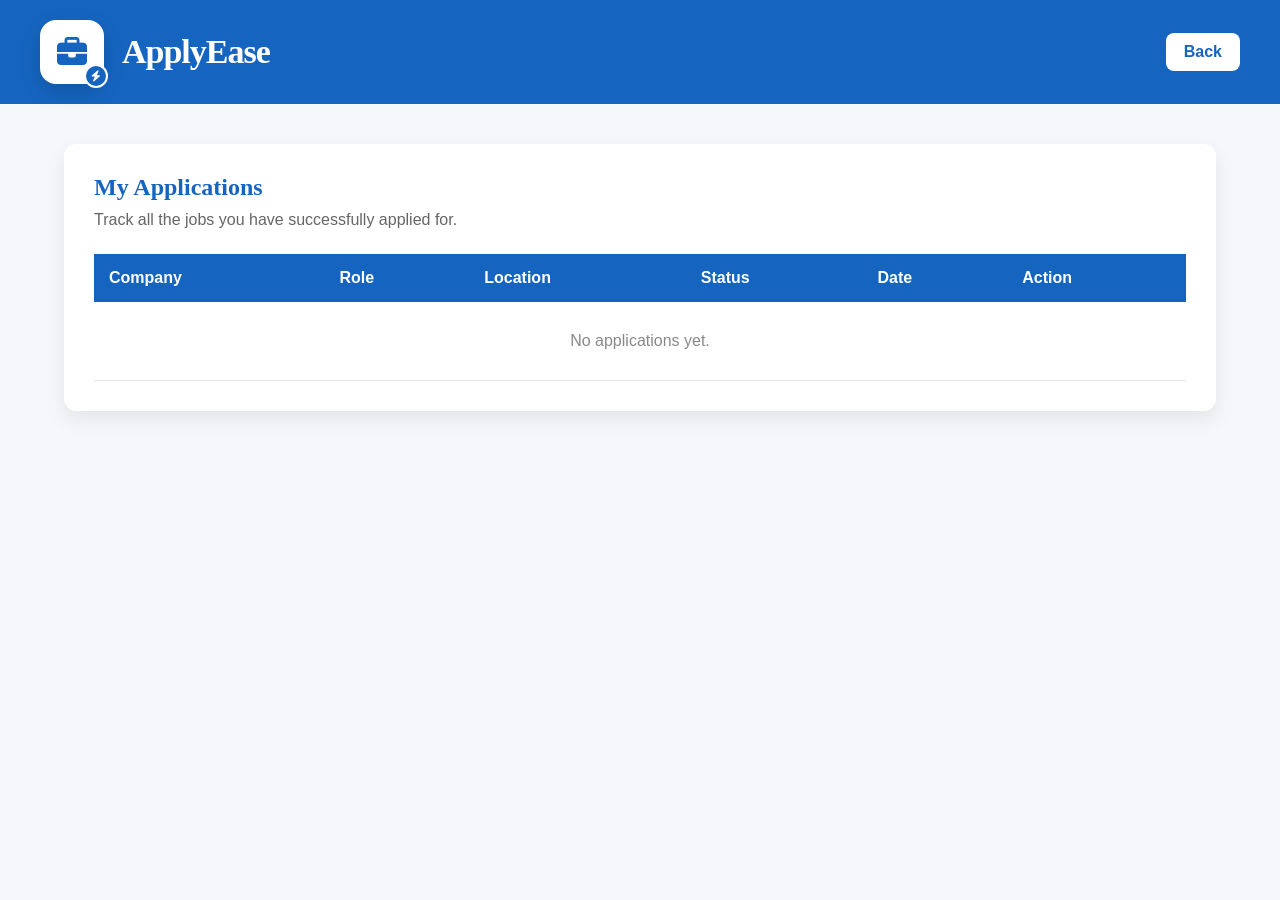
<file: src/main/resources/static/application.html>
<!DOCTYPE html>
<html lang="en">

<head>

<meta charset="UTF-8">

<meta name="viewport" content="width=device-width, initial-scale=1.0">

<title>ApplyEase | My Applications</title>

<link rel="stylesheet"
href="https://cdnjs.cloudflare.com/ajax/libs/font-awesome/6.6.0/css/all.min.css">

<style>

*{
    margin:0;
    padding:0;
    box-sizing:border-box;
    font-family:Arial,sans-serif;
}

body{

    background:#f5f7fb;

}

header{

    background:#1565C0;

    color:#fff;

    padding:20px 40px;

    display:flex;

    justify-content:space-between;

    align-items:center;

}

header h1{

    font-family:Georgia,serif;

}

.back-btn{

    text-decoration:none;

    color:#1565C0;

    background:#fff;

    padding:10px 18px;

    border-radius:8px;

    font-weight:bold;

}

.container{

    width:90%;

    max-width:1200px;

    margin:40px auto;

}

.card{

    background:#fff;

    border-radius:12px;

    padding:30px;

    box-shadow:0 8px 20px rgba(0,0,0,.08);

}

.card h2{

    color:#1565C0;

    margin-bottom:10px;

    font-family:Georgia,serif;

}

.card p{

    color:#666;

    margin-bottom:25px;

}

table{

    width:100%;

    border-collapse:collapse;

}

thead{

    background:#1565C0;

    color:#fff;

}

th{

    padding:15px;

    text-align:left;

}
.logo{
    display:flex;
    align-items:center;
    gap:18px;
    text-decoration:none;
}

.logo-icon{
    width:64px;
    height:64px;
    background:#ffffff;
    border-radius:16px;
    display:flex;
    justify-content:center;
    align-items:center;
    position:relative;
    box-shadow:0 8px 20px rgba(0,0,0,.15);
}

.logo-icon .fa-briefcase{
    color:#1565C0;
    font-size:30px;
}

.logo-badge{
    position:absolute;
    right:-4px;
    bottom:-4px;
    width:24px;
    height:24px;
    background:#1565C0;
    border-radius:50%;
    display:flex;
    justify-content:center;
    align-items:center;
    border:2px solid #fff;
}

.logo-badge i{
    color:#fff;
    font-size:11px;
}

.logo h1{
    margin:0;
    font-family:Georgia, serif;
    font-size:34px;
    font-weight:700;
    color:#ffffff;
    letter-spacing:-1px;
    line-height:1;
}

/* Optional hover effect */
.logo:hover .logo-icon{
    transform:translateY(-2px);
    transition:.3s;
}

.logo:hover .logo-badge{
    transform:rotate(15deg);
    transition:.3s;
}
td{

    padding:15px;

    border-bottom:1px solid #e5e5e5;

}

tbody tr:hover{

    background:#f8fbff;

}

.status{

    background:#d4edda;

    color:#155724;

    padding:6px 15px;

    border-radius:20px;

    font-weight:bold;

}

.cancel-btn{

    background:#dc3545;

    color:#fff;

    border:none;

    padding:8px 16px;

    border-radius:6px;

    cursor:pointer;

    font-weight:bold;

}

.cancel-btn:hover{

    background:#b02a37;

}

.empty{

    text-align:center;

    padding:30px;

    color:#888;

}

</style>

</head>

<body>

<header>

    <a href="/index.html" class="logo">

        <div class="logo-icon">
            <i class="fa-solid fa-briefcase"></i>

            <span class="logo-badge">
                <i class="fa-solid fa-bolt"></i>
            </span>
        </div>

        <h1>ApplyEase</h1>

    </a>

    <a href="/dashboard.html" class="back-btn">Back</a>

</header>



</header>

<div class="container">

<div class="card">

<h2>My Applications</h2>

<p>

Track all the jobs you have successfully applied for.

</p>

<table>

<thead>

<tr>

<th>Company</th>

<th>Role</th>

<th>Location</th>

<th>Status</th>

<th>Date</th>

<th>Action</th>

</tr>

</thead>

<tbody id="applicationsTable">

<tr>

<td colspan="6" class="empty">

No applications yet.

</td>

</tr>

</tbody>

</table>

</div>

</div>

<script>

let jobs = JSON.parse(localStorage.getItem("appliedJobs")) || [];

const table = document.getElementById("applicationsTable");

function loadApplications(){

    table.innerHTML="";

    if(jobs.length===0){

        table.innerHTML=`

        <tr>

        <td colspan="6" class="empty">

        No applications yet.

        </td>

        </tr>

        `;

        return;

    }

    jobs.forEach((job,index)=>{

        table.innerHTML+=`

        <tr>

        <td>${job.company}</td>

        <td>${job.title}</td>

        <td>${job.location}</td>

        <td>

        <span class="status">

        Applied

        </span>

        </td>

        <td>${new Date().toLocaleDateString()}</td>

        <td>

        <button

        class="cancel-btn"

        onclick="cancelApplication(${index})">

        Cancel

        </button>

        </td>

        </tr>

        `;

    });

}

function cancelApplication(index){

    if(!confirm("Cancel this application?")){

        return;

    }

    jobs.splice(index,1);

    localStorage.setItem(

        "appliedJobs",

        JSON.stringify(jobs)

    );

    loadApplications();

}

loadApplications();

</script>

</body>

</html>
</file>
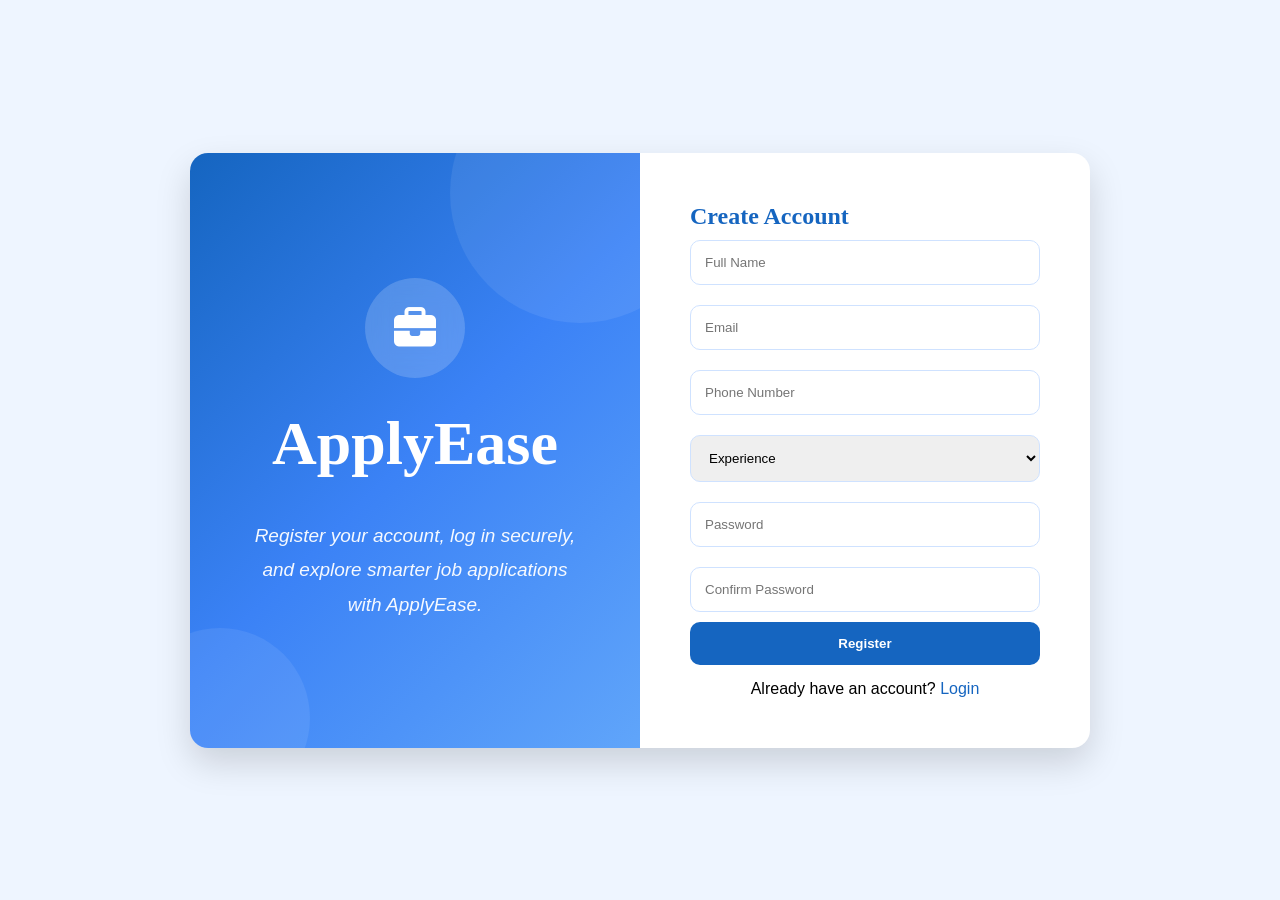
<file: src/main/resources/static/register.html>
<!DOCTYPE html>
<html>

<head>
    <meta charset='UTF-8'>
    <meta name='viewport' content='width=device-width,initial-scale=1'>
    <title>Register</title>
    <link rel='stylesheet' href='register.css'>
    <link rel="stylesheet"
href="https://cdnjs.cloudflare.com/ajax/libs/font-awesome/6.6.0/css/all.min.css">
</head>

<body>
    <div class='container'>
        <div class="left">

    <div class="logo-circle">

        <i class="fa-solid fa-briefcase"></i>

    </div>

    <h1>ApplyEase</h1>

    <p class="welcome-text">

        <em>
            Register your account, log in securely,
            and explore smarter job applications with ApplyEase.
        </em>

    </p>

</div>
        <div class='right'>
            <form id='registerForm'>
                <h2>Create Account</h2><input id='name' placeholder='Full Name' required><input id='email' type='email'
                    placeholder='Email' required><input id='phone' placeholder='Phone Number' required><select
                    id='experience'>
                    <option>Experience</option>
                    <option>Fresher</option>
                    <option>0-1 Years</option>
                    <option>1-3 Years</option>
                    <option>3-5 Years</option>
                    <option>5+ Years</option>
                </select><input id='password' type='password' placeholder='Password' required><input
                    id='confirmPassword' type='password' placeholder='Confirm Password' required><button
                    type='submit'>Register</button>
                <p>Already have an account? <a href='index.html'>Login</a></p>
            </form>
        </div>
    </div>
    <script src='register.js'></script>
</body>

</html>
</file>
<file: src/main/resources/static/register.css>
* {
    margin: 0;
    padding: 0;
    box-sizing: border-box
}

body {
    font-family: Arial;
    background: #eef5ff;
    display: flex;
    justify-content: center;
    align-items: center;
    height: 100vh
}

.container {
    width: 900px;
    background: #fff;
    border-radius: 18px;
    overflow: hidden;
    display: grid;
    grid-template-columns: 1fr 1fr;
    box-shadow: 0 15px 35px rgba(0, 0, 0, .15)
}

.left {
    background: linear-gradient(135deg, #1565C0, #4A90FF);
    color: #fff;
    padding: 60px
}

.left h1 {
    font-family: Georgia, serif;
    font-size: 46px
}

.right {
    padding: 50px
}

h2 {
    font-family: Georgia, serif;
    color: #1565C0
}

input,
select {
    width: 100%;
    padding: 14px;
    margin: 10px 0;
    border: 1px solid #cfe2ff;
    border-radius: 10px
}

button {
    width: 100%;
    padding: 14px;
    background: #1565C0;
    color: #fff;
    border: none;
    border-radius: 10px;
    font-weight: bold;
    cursor: pointer
}

button:hover {
    background: #0d47a1
}

p {
    text-align: center;
    margin-top: 15px
}

a {
    color: #1565C0;
    text-decoration: none
}

@media(max-width:768px) {
    .container {
        grid-template-columns: 1fr
    }

    .left {
        display: none
    }
}
.left{

    position:relative;

    display:flex;

    flex-direction:column;

    justify-content:center;

    align-items:center;

    text-align:center;

    padding:60px;

    overflow:hidden;

    background:linear-gradient(135deg,#1565C0,#3B82F6,#60A5FA);

    color:#fff;

}

/* Decorative circles */

.left::before{

    content:"";

    position:absolute;

    width:260px;

    height:260px;

    border-radius:50%;

    background:rgba(255,255,255,.08);

    top:-90px;

    right:-70px;

}

.left::after{

    content:"";

    position:absolute;

    width:180px;

    height:180px;

    border-radius:50%;

    background:rgba(255,255,255,.08);

    bottom:-60px;

    left:-60px;

}

.logo-circle{

    width:100px;

    height:100px;

    border-radius:50%;

    background:rgba(255,255,255,.18);

    backdrop-filter:blur(12px);

    display:flex;

    justify-content:center;

    align-items:center;

    margin-bottom:30px;

    animation:floatLogo 4s ease-in-out infinite;

}

.logo-circle i{

    font-size:42px;

    color:#fff;

}

.left h1{

    font-family:Georgia,serif;

    font-size:62px;

    font-weight:700;

    margin-bottom:25px;

}

.welcome-text{

    max-width:340px;

    font-size:19px;

    line-height:1.8;

    font-style:italic;

    color:rgba(255,255,255,.95);

}

@keyframes floatLogo{

    0%{

        transform:translateY(0);

    }

    50%{

        transform:translateY(-12px);

    }

    100%{

        transform:translateY(0);

    }

}
</file>
